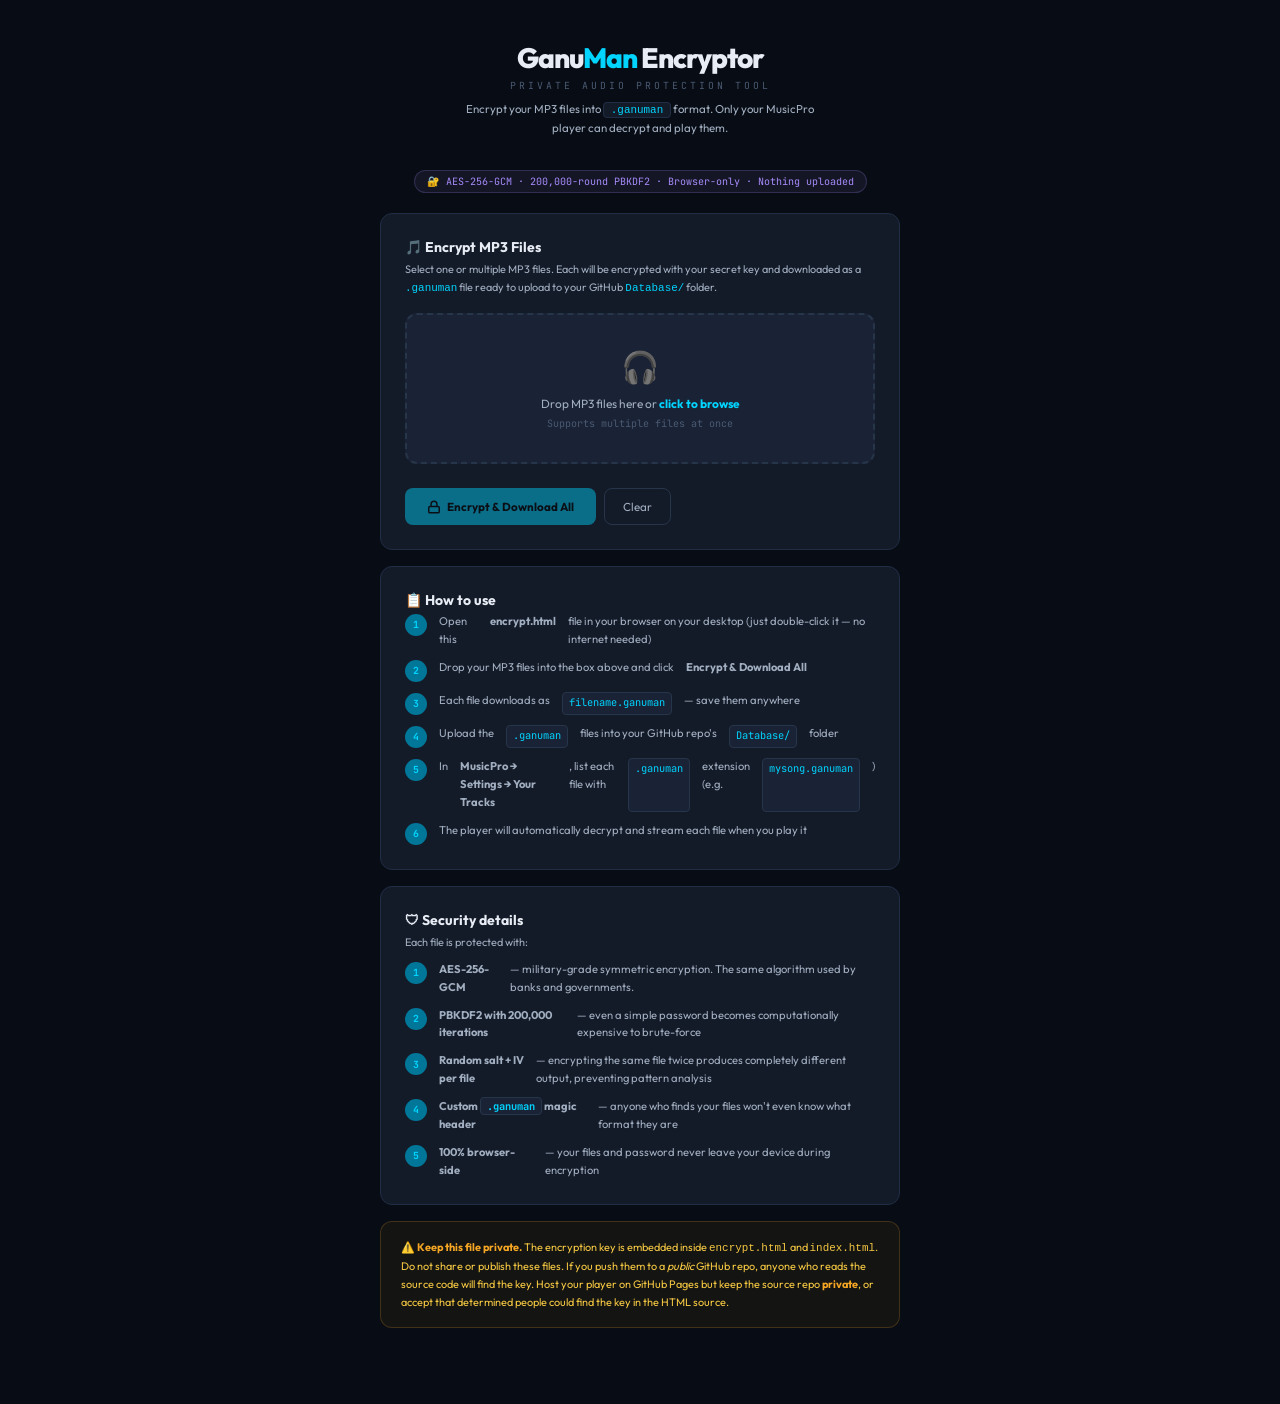
<file: encrypt.html>
<!DOCTYPE html>
<html lang="en">
<head>
<meta charset="UTF-8"/>
<meta name="viewport" content="width=device-width,initial-scale=1"/>
<title>GanuMan Encryptor</title>
<link href="https://fonts.googleapis.com/css2?family=Outfit:wght@300;400;500;600;700;800&family=JetBrains+Mono:wght@400;500&display=swap" rel="stylesheet"/>
<style>
*,*::before,*::after{box-sizing:border-box;margin:0;padding:0}
:root{
  --bg:#080c14;--surface:#0e1420;--card:#141b28;--card2:#1a2235;
  --border:#1f2d45;--border2:#263549;
  --accent:#00d4ff;--accent-dim:#007799;
  --gold:#f5a623;--red:#ff4d6d;--green:#2ecc71;--purple:#a78bfa;
  --text:#e8edf5;--text2:#a0aec0;--text3:#4a5a72;
  --radius:12px;--radius-sm:8px;
  --font:'Outfit',sans-serif;--mono:'JetBrains Mono',monospace;
}
html,body{min-height:100%;background:var(--bg);color:var(--text);font-family:var(--font);font-size:14px}
body{display:flex;flex-direction:column;align-items:center;padding:40px 16px 60px}

.logo{text-align:center;margin-bottom:32px}
.logo-mark{font-size:2rem;font-weight:800;letter-spacing:-1px}
.logo-mark span{color:var(--accent)}
.logo-sub{font-size:0.7rem;color:var(--text3);letter-spacing:3px;text-transform:uppercase;margin-top:4px;font-family:var(--mono)}
.logo-desc{font-size:0.82rem;color:var(--text2);margin-top:8px;max-width:380px;line-height:1.65;text-align:center}

.card{background:var(--card);border:1px solid var(--border);border-radius:var(--radius);padding:24px;width:100%;max-width:520px;margin-bottom:16px}
.card h2{font-size:1rem;font-weight:700;margin-bottom:4px;display:flex;align-items:center;gap:8px}
.card p{font-size:0.78rem;color:var(--text2);line-height:1.65;margin-bottom:16px}

.inp-label{font-size:0.62rem;color:var(--text3);font-family:var(--mono);letter-spacing:1.5px;text-transform:uppercase;margin-bottom:5px}
.inp{background:var(--card2);border:1px solid var(--border2);border-radius:var(--radius-sm);padding:9px 12px;color:var(--text);font-family:var(--mono);font-size:0.82rem;outline:none;width:100%;transition:border-color .15s;margin-bottom:12px}
.inp:focus{border-color:var(--accent)}
.inp::placeholder{color:var(--text3)}

/* Drop zone */
.dropzone{
  border:2px dashed var(--border2);border-radius:var(--radius);padding:32px 20px;
  text-align:center;cursor:pointer;transition:all .2s;margin-bottom:12px;
  position:relative;background:var(--card2)
}
.dropzone:hover,.dropzone.drag{border-color:var(--accent);background:rgba(0,212,255,.04)}
.dropzone input[type=file]{position:absolute;inset:0;opacity:0;cursor:pointer;width:100%;height:100%}
.dz-icon{font-size:2.2rem;margin-bottom:8px;display:block}
.dz-text{font-size:0.85rem;color:var(--text2);line-height:1.6}
.dz-text strong{color:var(--accent)}
.dz-hint{font-size:0.72rem;color:var(--text3);margin-top:4px;font-family:var(--mono)}

/* File queue */
.file-queue{display:flex;flex-direction:column;gap:6px;margin-bottom:12px}
.fq-item{
  display:grid;grid-template-columns:1fr auto auto;gap:8px;align-items:center;
  background:var(--card2);border:1px solid var(--border);border-radius:var(--radius-sm);
  padding:8px 12px;font-size:0.8rem
}
.fq-name{white-space:nowrap;overflow:hidden;text-overflow:ellipsis;font-family:var(--mono);color:var(--text2)}
.fq-size{font-size:0.7rem;color:var(--text3);font-family:var(--mono);white-space:nowrap}
.fq-status{font-size:0.78rem;white-space:nowrap}
.fq-status.pending{color:var(--text3)}
.fq-status.working{color:var(--gold)}
.fq-status.done{color:var(--green)}
.fq-status.err{color:var(--red)}
.fq-remove{background:none;border:none;color:var(--text3);cursor:pointer;padding:2px 6px;border-radius:4px;font-size:1rem;line-height:1;transition:color .15s}
.fq-remove:hover{color:var(--red)}

/* Progress bar */
.prog-wrap{background:var(--card2);border:1px solid var(--border);border-radius:6px;height:6px;overflow:hidden;margin-bottom:12px;display:none}
.prog-fill{height:100%;background:linear-gradient(90deg,var(--accent-dim),var(--accent));border-radius:6px;transition:width .3s;width:0%}

/* Buttons */
.btn-row{display:flex;gap:8px;flex-wrap:wrap}
.btn-p{padding:10px 22px;border-radius:var(--radius-sm);background:var(--accent);color:#000;border:none;cursor:pointer;font-family:var(--font);font-size:0.83rem;font-weight:700;transition:background .15s,transform .1s;display:flex;align-items:center;gap:6px}
.btn-p:hover{background:#33ddff}
.btn-p:active{transform:scale(.97)}
.btn-p:disabled{opacity:.45;cursor:not-allowed;transform:none}
.btn-s{padding:10px 18px;border-radius:var(--radius-sm);background:none;color:var(--text2);border:1px solid var(--border2);cursor:pointer;font-family:var(--font);font-size:0.83rem;transition:all .15s}
.btn-s:hover{border-color:var(--text2);color:var(--text)}

/* Info / result box */
.result{margin-top:14px;padding:12px 14px;border-radius:var(--radius-sm);font-size:0.8rem;line-height:1.65;display:none}
.result.ok{background:rgba(46,204,113,.08);border:1px solid rgba(46,204,113,.25);color:#7defa3}
.result.err{background:rgba(255,77,109,.08);border:1px solid rgba(255,77,109,.25);color:#ff8fa3}
.result.info{background:rgba(0,212,255,.06);border:1px solid rgba(0,212,255,.2);color:var(--text2)}

/* How-to steps */
.steps{counter-reset:step;list-style:none;display:flex;flex-direction:column;gap:10px}
.steps li{counter-increment:step;display:flex;gap:12px;font-size:0.8rem;color:var(--text2);line-height:1.6}
.steps li::before{content:counter(step);width:22px;height:22px;border-radius:50%;background:var(--accent-dim);color:var(--accent);font-family:var(--mono);font-size:0.7rem;font-weight:700;display:flex;align-items:center;justify-content:center;flex-shrink:0;margin-top:1px}
.steps li code{background:var(--card2);border:1px solid var(--border2);border-radius:4px;padding:1px 6px;font-family:var(--mono);font-size:0.74rem;color:var(--accent)}

/* Security badge */
.sec-badge{display:inline-flex;align-items:center;gap:6px;background:rgba(167,139,250,.08);border:1px solid rgba(167,139,250,.2);border-radius:20px;padding:4px 12px;font-size:0.72rem;color:var(--purple);font-family:var(--mono);margin-bottom:20px}

/* Warning card */
.warn-card{background:rgba(245,166,35,.05);border:1px solid rgba(245,166,35,.2);border-radius:var(--radius);padding:16px 20px;max-width:520px;width:100%;margin-bottom:16px}
.warn-card p{font-size:0.78rem;color:#f5c842;line-height:1.65}
.warn-card strong{color:var(--gold)}

@media(max-width:560px){
  body{padding:24px 12px 40px}
  .logo{margin-bottom:24px}
  .logo-mark{font-size:1.5rem}
}
</style>
</head>
<body>

<!-- Header -->
<div class="logo">
  <div class="logo-mark">Ganu<span>Man</span> Encryptor</div>
  <div class="logo-sub">Private Audio Protection Tool</div>
  <div class="logo-desc">Encrypt your MP3 files into <code style="color:var(--accent);background:var(--card);border:1px solid var(--border);border-radius:4px;padding:1px 7px;font-size:0.78rem">.ganuman</code> format. Only your MusicPro player can decrypt and play them.</div>
</div>

<div class="sec-badge">🔐 AES-256-GCM · 200,000-round PBKDF2 · Browser-only · Nothing uploaded</div>

<!-- Encrypt Card -->
<div class="card">
  <h2>🎵 Encrypt MP3 Files</h2>
  <p>Select one or multiple MP3 files. Each will be encrypted with your secret key and downloaded as a <code style="color:var(--accent)">.ganuman</code> file ready to upload to your GitHub <code style="color:var(--accent)">Database/</code> folder.</p>

  <!-- Drop zone -->
  <div class="dropzone" id="dropzone">
    <input type="file" id="fileInput" accept=".mp3,audio/mpeg,audio/*" multiple/>
    <span class="dz-icon">🎧</span>
    <div class="dz-text">Drop MP3 files here or <strong>click to browse</strong></div>
    <div class="dz-hint">Supports multiple files at once</div>
  </div>

  <!-- File queue -->
  <div class="file-queue" id="fileQueue"></div>

  <!-- Progress bar -->
  <div class="prog-wrap" id="progWrap">
    <div class="prog-fill" id="progFill"></div>
  </div>

  <div class="btn-row">
    <button class="btn-p" id="encryptBtn" onclick="encryptAll()" disabled>
      <svg width="14" height="14" viewBox="0 0 24 24" fill="none" stroke="currentColor" stroke-width="2.5"><rect x="3" y="11" width="18" height="11" rx="2"/><path d="M7 11V7a5 5 0 0 1 10 0v4"/></svg>
      Encrypt &amp; Download All
    </button>
    <button class="btn-s" onclick="clearQueue()">Clear</button>
  </div>

  <div class="result" id="resultBox"></div>
</div>

<!-- How to use -->
<div class="card">
  <h2>📋 How to use</h2>
  <ul class="steps">
    <li>Open this <strong>encrypt.html</strong> file in your browser on your desktop (just double-click it — no internet needed)</li>
    <li>Drop your MP3 files into the box above and click <strong>Encrypt &amp; Download All</strong></li>
    <li>Each file downloads as <code>filename.ganuman</code> — save them anywhere</li>
    <li>Upload the <code>.ganuman</code> files into your GitHub repo's <code>Database/</code> folder</li>
    <li>In <strong>MusicPro → Settings → Your Tracks</strong>, list each file with <code>.ganuman</code> extension (e.g. <code>mysong.ganuman</code>)</li>
    <li>The player will automatically decrypt and stream each file when you play it</li>
  </ul>
</div>

<!-- Security note -->
<div class="card">
  <h2>🛡 Security details</h2>
  <p style="margin-bottom:10px">Each file is protected with:</p>
  <ul class="steps">
    <li><strong>AES-256-GCM</strong> — military-grade symmetric encryption. The same algorithm used by banks and governments.</li>
    <li><strong>PBKDF2 with 200,000 iterations</strong> — even a simple password becomes computationally expensive to brute-force</li>
    <li><strong>Random salt + IV per file</strong> — encrypting the same file twice produces completely different output, preventing pattern analysis</li>
    <li><strong>Custom <code>.ganuman</code> magic header</strong> — anyone who finds your files won't even know what format they are</li>
    <li><strong>100% browser-side</strong> — your files and password never leave your device during encryption</li>
  </ul>
</div>

<!-- Warning -->
<div class="warn-card">
  <p>⚠️ <strong>Keep this file private.</strong> The encryption key is embedded inside <code>encrypt.html</code> and <code>index.html</code>. Do not share or publish these files. If you push them to a <em>public</em> GitHub repo, anyone who reads the source code will find the key. Host your player on GitHub Pages but keep the source repo <strong>private</strong>, or accept that determined people could find the key in the HTML source.</p>
</div>

<script>
/* ═══════════════════════════════════
   HARDCODED KEY — MUST MATCH index.html
═══════════════════════════════════ */
const GM_PASS  = 'Ganu&Anu#1999! Love';
const GM_MAGIC = new Uint8Array([0x47,0x41,0x4E,0x55,0x4D,0x41,0x4E,0x21]); // "GANUMAN!"

/* ═══════════════════════════════════
   FILE QUEUE
═══════════════════════════════════ */
let queue = []; // [{file, status:'pending'|'working'|'done'|'err', msg}]

const dropzone  = document.getElementById('dropzone');
const fileInput = document.getElementById('fileInput');
const queueEl   = document.getElementById('fileQueue');
const encBtn    = document.getElementById('encryptBtn');
const progWrap  = document.getElementById('progWrap');
const progFill  = document.getElementById('progFill');
const resultBox = document.getElementById('resultBox');

// Drag events
dropzone.addEventListener('dragover', e => { e.preventDefault(); dropzone.classList.add('drag'); });
dropzone.addEventListener('dragleave', () => dropzone.classList.remove('drag'));
dropzone.addEventListener('drop', e => {
  e.preventDefault();
  dropzone.classList.remove('drag');
  addFiles([...e.dataTransfer.files]);
});
fileInput.addEventListener('change', () => { addFiles([...fileInput.files]); fileInput.value=''; });

function addFiles(files) {
  files.filter(f => f.type.startsWith('audio/') || f.name.toLowerCase().endsWith('.mp3')).forEach(f => {
    if (!queue.find(q => q.file.name === f.name && q.file.size === f.size)) {
      queue.push({ file:f, status:'pending', msg:'' });
    }
  });
  renderQueue();
}

function removeItem(i) {
  queue.splice(i, 1);
  renderQueue();
}

function clearQueue() {
  queue = [];
  renderQueue();
  hideResult();
  progWrap.style.display = 'none';
  progFill.style.width = '0%';
}

function renderQueue() {
  encBtn.disabled = queue.length === 0;
  if (!queue.length) { queueEl.innerHTML = ''; return; }
  queueEl.innerHTML = queue.map((item, i) => `
    <div class="fq-item">
      <div class="fq-name" title="${esc(item.file.name)}">${esc(item.file.name)}</div>
      <div class="fq-size">${fmtSize(item.file.size)}</div>
      <div class="fq-status ${item.status}">${statusLabel(item)}</div>
      ${item.status === 'pending' ? `<button class="fq-remove" onclick="removeItem(${i})" title="Remove">×</button>` : '<div></div>'}
    </div>
  `).join('');
}

function statusLabel(item) {
  if (item.status === 'pending') return '⏳ Waiting';
  if (item.status === 'working') return '🔐 Encrypting…';
  if (item.status === 'done')    return '✅ Done';
  return '❌ ' + (item.msg || 'Error');
}

function fmtSize(b) {
  if (b < 1024) return b + ' B';
  if (b < 1024*1024) return (b/1024).toFixed(1) + ' KB';
  return (b/1024/1024).toFixed(1) + ' MB';
}

function esc(s) { return s.replace(/&/g,'&amp;').replace(/</g,'&lt;').replace(/>/g,'&gt;'); }

/* ═══════════════════════════════════
   CRYPTO
═══════════════════════════════════ */
async function deriveKey(salt) {
  const raw = await crypto.subtle.importKey(
    'raw', new TextEncoder().encode(GM_PASS), 'PBKDF2', false, ['deriveKey']
  );
  return crypto.subtle.deriveKey(
    { name:'PBKDF2', salt, iterations:200000, hash:'SHA-256' },
    raw, { name:'AES-GCM', length:256 }, false, ['encrypt']
  );
}

async function encryptOne(item) {
  item.status = 'working'; renderQueue();
  try {
    const data   = new Uint8Array(await item.file.arrayBuffer());
    const salt   = crypto.getRandomValues(new Uint8Array(16));
    const iv     = crypto.getRandomValues(new Uint8Array(12));
    const key    = await deriveKey(salt);
    const cipher = new Uint8Array(await crypto.subtle.encrypt({name:'AES-GCM', iv}, key, data));

    // Build output: magic(8) + salt(16) + iv(12) + ciphertext
    const out = new Uint8Array(GM_MAGIC.length + 16 + 12 + cipher.length);
    let off = 0;
    out.set(GM_MAGIC, off); off += GM_MAGIC.length;
    out.set(salt, off);     off += 16;
    out.set(iv, off);       off += 12;
    out.set(cipher, off);

    // Trigger download
    const outName = item.file.name.replace(/\.(mp3|m4a|aac|ogg|wav|flac)$/i, '') + '.ganuman';
    const blob = new Blob([out], {type:'application/octet-stream'});
    const a = document.createElement('a');
    a.href = URL.createObjectURL(blob);
    a.download = outName;
    document.body.appendChild(a);
    a.click();
    setTimeout(() => { URL.revokeObjectURL(a.href); a.remove(); }, 2000);

    item.status = 'done'; item.outName = outName;
  } catch(e) {
    item.status = 'err'; item.msg = e.message;
  }
  renderQueue();
}

async function encryptAll() {
  const pending = queue.filter(i => i.status === 'pending' || i.status === 'err');
  if (!pending.length) { showResult('info', 'All files are already encrypted! Add new files or click Clear.'); return; }

  encBtn.disabled = true;
  progWrap.style.display = 'block';
  hideResult();

  let done = 0;
  for (const item of pending) {
    await encryptOne(item);
    done++;
    progFill.style.width = Math.round((done / pending.length) * 100) + '%';
  }

  encBtn.disabled = false;
  const ok    = queue.filter(i => i.status === 'done').length;
  const errs  = queue.filter(i => i.status === 'err').length;
  const names = queue.filter(i => i.status === 'done').map(i => i.outName).join(', ');

  if (errs === 0) {
    showResult('ok', `✅ All ${ok} file${ok!==1?'s':''} encrypted successfully!\n\nDownloaded: ${names}\n\nUpload these .ganuman files to your GitHub Database/ folder, then list them in MusicPro Settings → Your Tracks.`);
  } else {
    showResult('err', `⚠️ ${ok} file${ok!==1?'s':''} encrypted, ${errs} failed. Check the errors above.`);
  }
}

function showResult(type, msg) {
  resultBox.className = 'result ' + type;
  resultBox.style.display = 'block';
  resultBox.style.whiteSpace = 'pre-line';
  resultBox.textContent = msg;
}
function hideResult() {
  resultBox.style.display = 'none';
}
</script>
</body>
</html>
</file>
